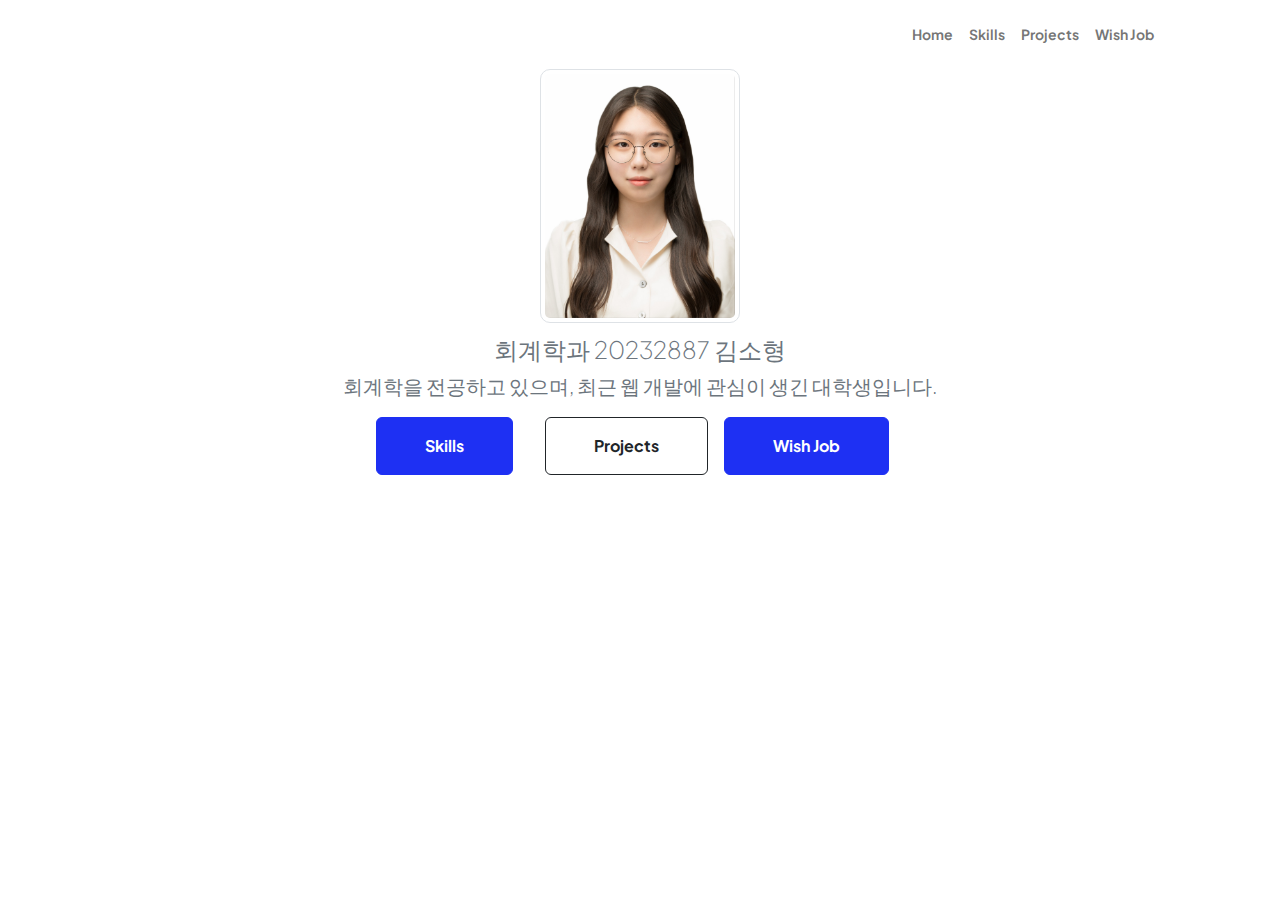
<file: index.html>
<!DOCTYPE html>
<html lang="en">
    <head>
        <meta charset="utf-8" />
        <meta name="viewport" content="width=device-width, initial-scale=1, shrink-to-fit=no" />
        <meta name="description" content="" />
        <meta name="author" content="" />
        <title>Personal - Start Bootstrap Theme</title>
        <link rel="icon" type="image/x-icon" href="assets/favicon.ico" />
        <link rel="preconnect" href="https://fonts.googleapis.com" />
        <link rel="preconnect" href="https://fonts.gstatic.com" crossorigin />
        <link href="https://fonts.googleapis.com/css2?family=Plus+Jakarta+Sans:wght@100;200;300;400;500;600;700;800;900&amp;display=swap" rel="stylesheet" />
        <link href="https://cdn.jsdelivr.net/npm/bootstrap-icons@1.8.1/font/bootstrap-icons.css" rel="stylesheet" />
        <link href="styles.css" rel="stylesheet" />
        <style>
            header.custom-header {
                padding-top: 1rem; 
                padding-bottom: 2rem;
                margin-top: -1rem; 
            }
        </style>
    </head>
    <body class="d-flex flex-column h-100">
        <main class="flex-shrink-0">
            <nav class="navbar navbar-expand-lg navbar-light bg-white py-3">
                <div class="container px-5">
                    <button class="navbar-toggler" type="button" data-bs-toggle="collapse" data-bs-target="#navbarSupportedContent" 
                        aria-controls="navbarSupportedContent" aria-expanded="false" aria-label="Toggle navigation">
                        <span class="navbar-toggler-icon"></span>
                    </button>
                    <div class="collapse navbar-collapse" id="navbarSupportedContent">
                        <ul class="navbar-nav ms-auto mb-2 mb-lg-0 small fw-bolder">
                            <li class="nav-item"><a class="nav-link" href="index.html">Home</a></li>
                            <li class="nav-item"><a class="nav-link" href="skills.html">Skills</a></li>
                            <li class="nav-item"><a class="nav-link" href="projects.html">Projects</a></li>
                            <li class="nav-item"><a class="nav-link" href="job.html">Wish Job</a></li>
                        </ul>
                    </div>
                </div>
            </nav>
            <header class="custom-header">
                <div class="container px-5 text-center">
                    <div class="d-flex justify-content-center mb-2">
                        <img class="profile-img img-thumbnail" src="증명사진.jpg" alt="증명사진" style="width: 200px; height: auto; border-radius: 10px;" />
                    </div>
                    <div class="fs-4 fw-light text-muted mb-1">회계학과 20232887 김소형</div>
                    <p class="lead text-muted mb-3" style="margin-bottom: 1rem;">회계학을 전공하고 있으며, 최근 웹 개발에 관심이 생긴 대학생입니다.</p>
                    <div class="d-grid gap-3 d-sm-flex justify-content-sm-center justify-content-center mb-2">
                        <a class="btn btn-primary btn-3g px-5 py-3 me-sm-3 fs-6 fw-bolder" href="skills.html">Skills</a>
                        <a class="btn btn-outline-dark btn-3g px-5 py-3 fs-6 fw-bolder" href="projects.html">Projects</a>
                        <a class="btn btn-primary btn-3g px-5 py-3 me-sm-3 fs-9 fw-bolder" href="job.html">Wish Job</a>
                    </div>
                </div>
            </header>
        </main>
    </body>
</html>
</file>
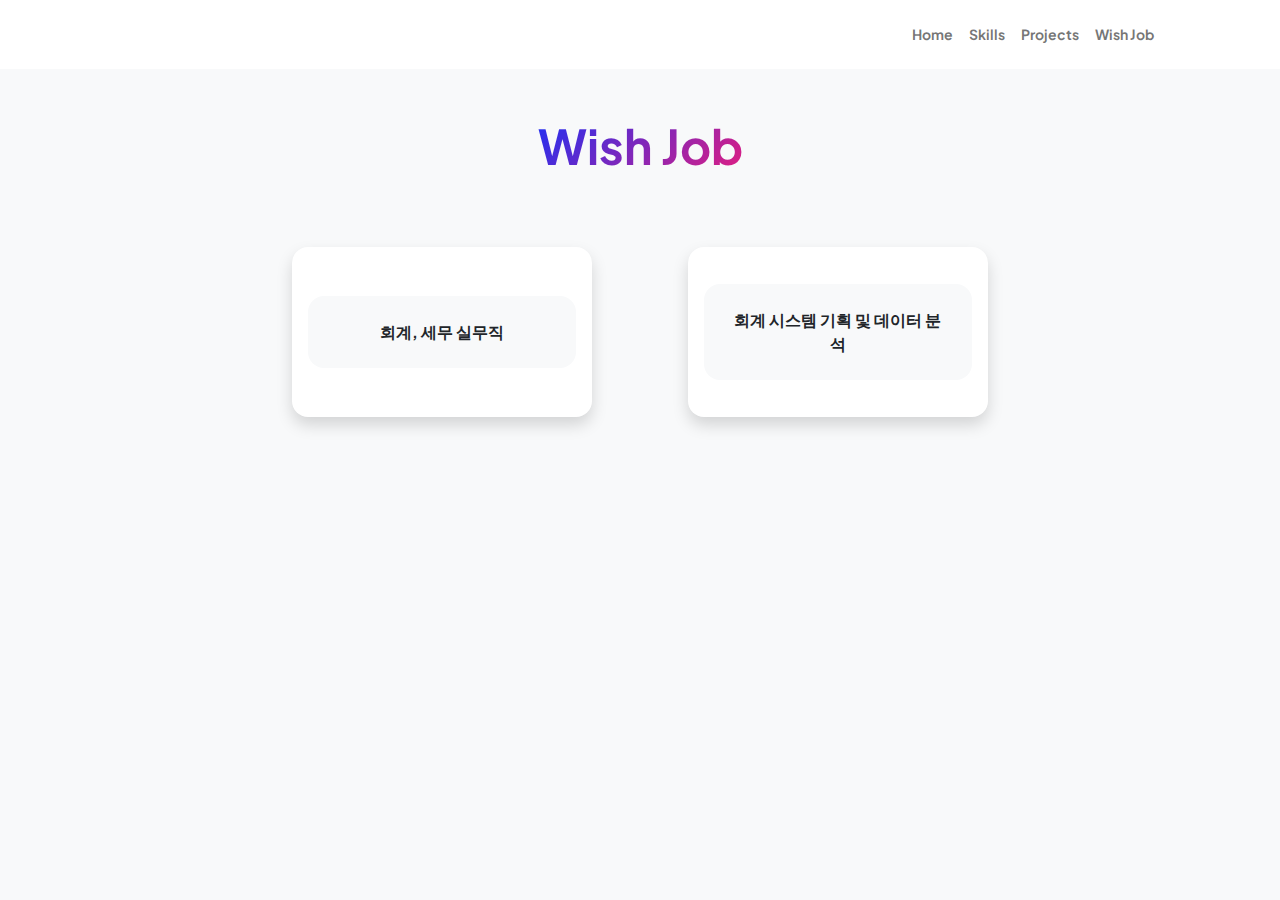
<file: job.html>
<!DOCTYPE html>
<html lang="en">
    <head>
        <meta charset="utf-8" />
        <meta name="viewport" content="width=device-width, initial-scale=1, shrink-to-fit=no" />
        <meta name="description" content="" />
        <meta name="author" content="" />
        <title>Personal - Start Bootstrap Template</title>
        <link rel="icon" type="image/x-icon" href="assets/favicon.ico" />
        <link rel="preconnect" href="https://fonts.googleapis.com" />
        <link rel="preconnect" href="https://fonts.gstatic.com" crossorigin />
        <link href="https://fonts.googleapis.com/css2?family=Plus+Jakarta+Sans:wght@100;200;300;400;500;600;700;800;900&amp;display=swap" rel="stylesheet" />
        <link href="https://cdn.jsdelivr.net/npm/bootstrap-icons@1.8.1/font/bootstrap-icons.css" rel="stylesheet" />
        <link href="styles.css" rel="stylesheet" />
    </head>
    <body class="d-flex flex-column h-100 bg-light">
        <main class="flex-shrink-0">
            <nav class="navbar navbar-expand-lg navbar-light bg-white py-3">
                <div class="container px-5">
                    <button class="navbar-toggler" type="button" data-bs-toggle="collapse" data-bs-target="#navbarSupportedContent" aria-controls="navbarSupportedContent" aria-expanded="false" aria-label="Toggle navigation"><span class="navbar-toggler-icon"></span></button>
                    <div class="collapse navbar-collapse" id="navbarSupportedContent">
                        <ul class="navbar-nav ms-auto mb-2 mb-lg-0 small fw-bolder">
                            <li class="nav-item"><a class="nav-link" href="index.html">Home</a></li>
                            <li class="nav-item"><a class="nav-link" href="skills.html">Skills</a></li>
                            <li class="nav-item"><a class="nav-link" href="projects.html">Projects</a></li>
                            <li class="nav-item"><a class="nav-link" href="job.html">Wish Job</a></li>
                        </ul>
                    </div>
                </div>
            </nav>
            <div class="container px-5 my-5">
                <div class="text-center mb-5">
                    <h1 class="display-5 fw-bolder mb-0"><span class="text-gradient d-inline">Wish Job</span></h1>
                </div>
                <div class="row gx-5 justify-content-center">
                    <div class="col-lg-11 col-xl-9 col-xxl-8">
                        <section>
                            <div class="d-flex align-items-center justify-content-between mb-4">
                            </div>
                            <section>
                                <div class="skills-row">
                                    <div class="card shadow border-0 rounded-4 mb-5 square-card" style="width: 40%; max-width: 300px;">
                                        <div class="card-body">
                                            <div class="bg-light p-4 rounded-4 w-100">
                                                <div class="fs-6 fw-bolder text-center">회계, 세무 실무직</div>
                                            </div>
                                        </div>
                                    </div>
                                    <div class="card shadow border-0 rounded-4 mb-5 square-card" style="width: 40%; max-width: 300px;">
                                        <div class="card-body">
                                            <div class="bg-light p-4 rounded-4 w-100">
                                                <div class="fs-6 fw-bolder text-center">회계 시스템 기획 및 데이터 분석</div>
                                            </div>
                                        </div>
                                    </div>
                                </div>
                            </section>
                        </section>
                    </div>
                </div>
            </div>
        </main>
    </body>
</html>
</file>
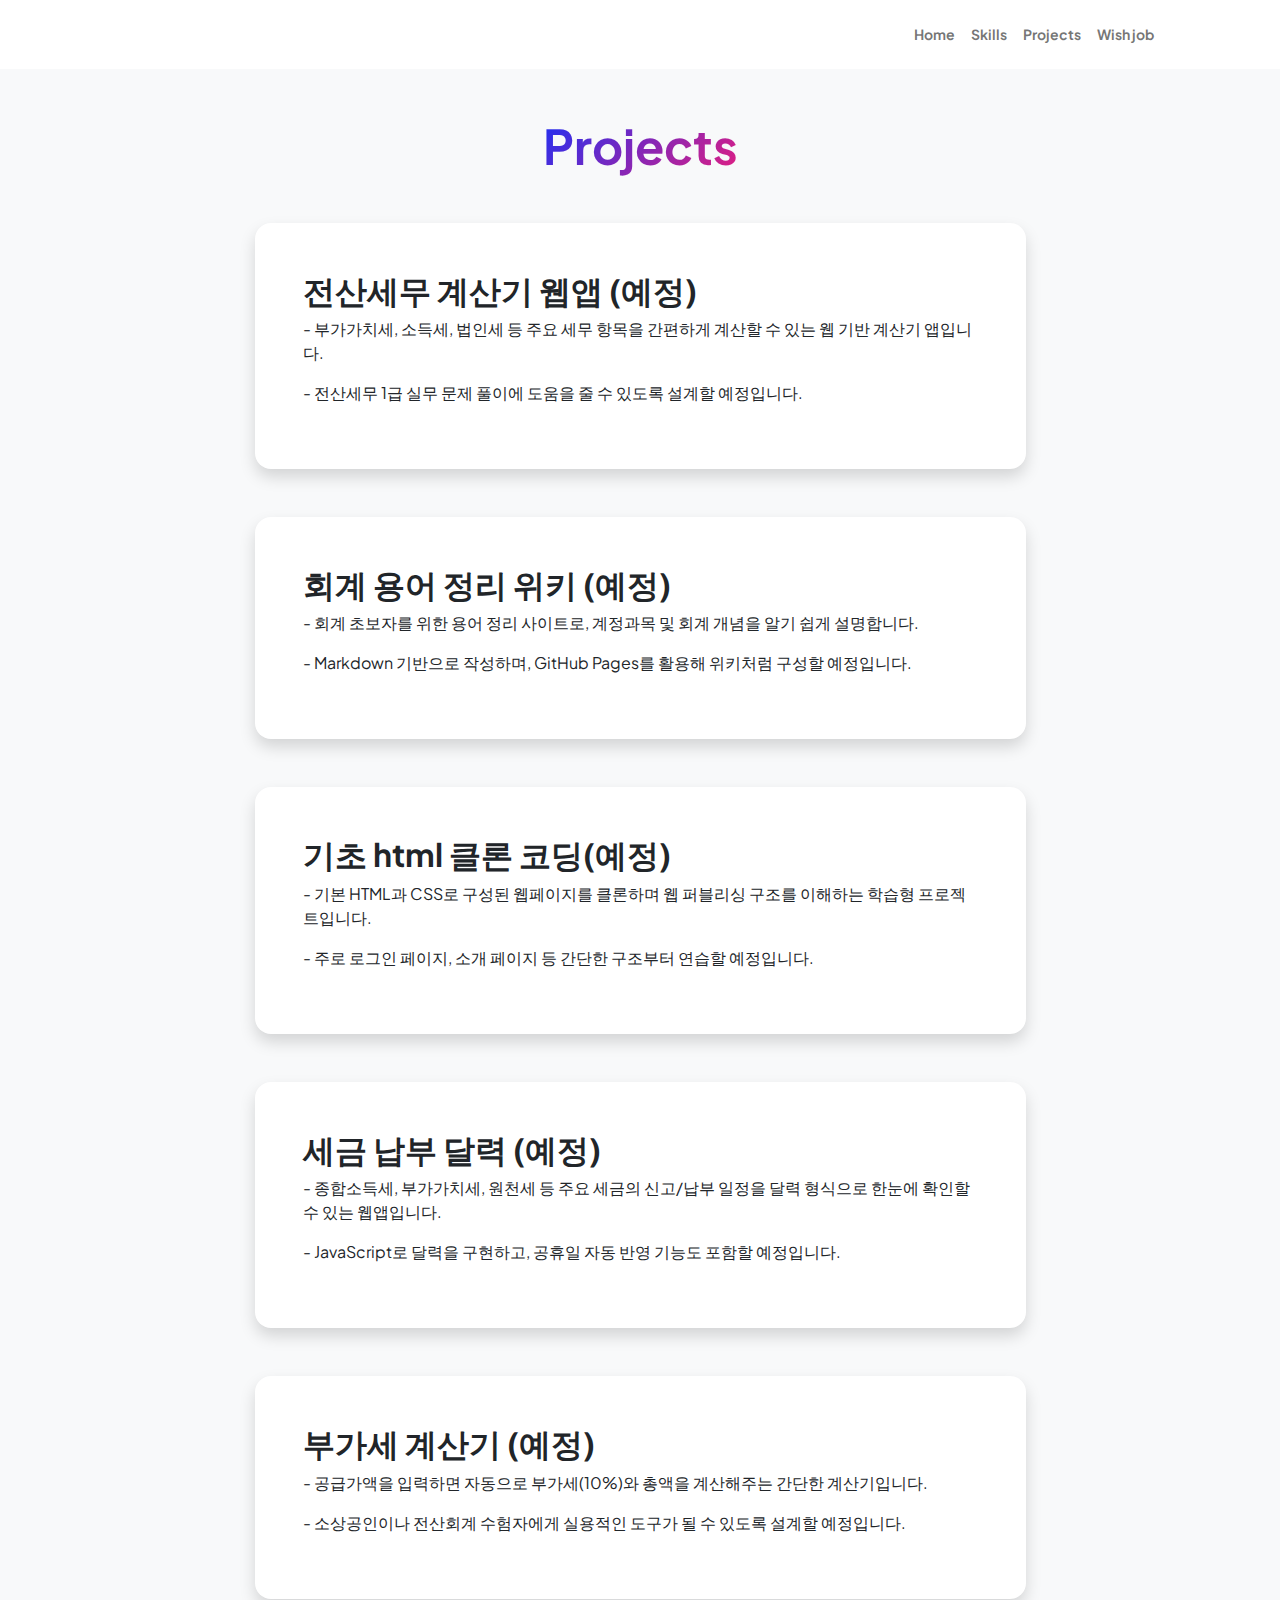
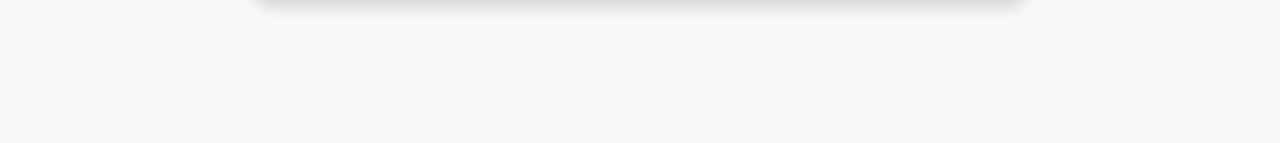
<file: projects.html>
<!DOCTYPE html>
<html lang="en">
    <head>
        <meta charset="utf-8" />
        <meta name="viewport" content="width=device-width, initial-scale=1, shrink-to-fit=no" />
        <meta name="description" content="" />
        <meta name="author" content="" />
        <title>Modern Business - Start Bootstrap Template</title>
        <!-- Favicon-->
        <link rel="icon" type="image/x-icon" href="assets/favicon.ico" />
        <!-- Custom Google font-->
        <link rel="preconnect" href="https://fonts.googleapis.com" />
        <link rel="preconnect" href="https://fonts.gstatic.com" crossorigin />
        <link href="https://fonts.googleapis.com/css2?family=Plus+Jakarta+Sans:wght@100;200;300;400;500;600;700;800;900&amp;display=swap" rel="stylesheet" />
        <!-- Bootstrap icons-->
        <link href="https://cdn.jsdelivr.net/npm/bootstrap-icons@1.8.1/font/bootstrap-icons.css" rel="stylesheet" />
        <!-- Core theme CSS (includes Bootstrap)-->
        <link href="styles.css" rel="stylesheet" />
    </head>
    <body class="d-flex flex-column h-100 bg-light">
        <main class="flex-shrink-0">
            <!-- Navigation-->
            <nav class="navbar navbar-expand-lg navbar-light bg-white py-3">
                <div class="container px-5">
                    <button class="navbar-toggler" type="button" data-bs-toggle="collapse" data-bs-target="#navbarSupportedContent" aria-controls="navbarSupportedContent" aria-expanded="false" aria-label="Toggle navigation"><span class="navbar-toggler-icon"></span></button>
                    <div class="collapse navbar-collapse" id="navbarSupportedContent">
                        <ul class="navbar-nav ms-auto mb-2 mb-lg-0 small fw-bolder">
                            <li class="nav-item"><a class="nav-link" href="index.html">Home</a></li>
                            <li class="nav-item"><a class="nav-link" href="skills.html">Skills</a></li>
                            <li class="nav-item"><a class="nav-link" href="projects.html">Projects</a></li>
                            <li class="nav-item"><a class="nav-link" href="job.html">Wish job</a></li>
                        </ul>
                    </div>
                </div>
            </nav>
            <!-- Projects Section-->
            <section class="py-5">
                <div class="container px-5 mb-5">
                    <div class="text-center mb-5">
                        <h1 class="display-5 fw-bolder mb-0"><span class="text-gradient d-inline">Projects</span></h1>
                    </div>
                    <div class="row gx-5 justify-content-center">
                        <div class="col-lg-11 col-xl-9 col-xxl-8">
                            <!-- Project Card 1-->
                            <div class="card overflow-hidden shadow rounded-4 border-0 mb-5">
                                <div class="card-body p-0">
                                    <div class="d-flex align-items-center">
                                        <div class="p-5">
                                            <h2 class="fw-bolder">전산세무 계산기 웹앱 (예정)</h2>
                                            <p>- 부가가치세, 소득세, 법인세 등 주요 세무 항목을 간편하게 계산할 수 있는 웹 기반 계산기 앱입니다.</p>
                                            <p>- 전산세무 1급 실무 문제 풀이에 도움을 줄 수 있도록 설계할 예정입니다.</p>
                                        </div>
                                    </div>
                                </div>
                            </div>
                            <!-- Project Card 2-->
                            <div class="card overflow-hidden shadow rounded-4 border-0 mb-5">
                                <div class="card-body p-0">
                                    <div class="d-flex align-items-center">
                                        <div class="p-5">
                                            <h2 class="fw-bolder">회계 용어 정리 위키 (예정)</h2>
                                            <p>- 회계 초보자를 위한 용어 정리 사이트로, 계정과목 및 회계 개념을 알기 쉽게 설명합니다.</p>
                                            <p>- Markdown 기반으로 작성하며, GitHub Pages를 활용해 위키처럼 구성할 예정입니다.</p>
                                        </div>
                                    </div>
                                </div>
                            </div>
                            <!-- Project Card 3 -->
                            <div class="card overflow-hidden shadow rounded-4 border-0 mb-5">
                                <div class="card-body p-0">
                                    <div class="d-flex align-items-center">
                                        <div class="p-5">
                                            <h2 class="fw-bolder">기초 html 클론 코딩(예정)</h2>
                                            <p>- 기본 HTML과 CSS로 구성된 웹페이지를 클론하며 웹 퍼블리싱 구조를 이해하는 학습형 프로젝트입니다.</p>
                                            <p>- 주로 로그인 페이지, 소개 페이지 등 간단한 구조부터 연습할 예정입니다.</p>
                                        </div>
                                    </div>
                                </div>
                            </div>
                            <!-- Project Card 4 -->
                            <div class="card overflow-hidden shadow rounded-4 border-0 mb-5">
                                <div class="card-body p-0">
                                    <div class="d-flex align-items-center">
                                        <div class="p-5">
                                            <h2 class="fw-bolder">세금 납부 달력 (예정)</h2>
                                            <p>- 종합소득세, 부가가치세, 원천세 등 주요 세금의 신고/납부 일정을 달력 형식으로 한눈에 확인할 수 있는 웹앱입니다.</p>
                                            <p>- JavaScript로 달력을 구현하고, 공휴일 자동 반영 기능도 포함할 예정입니다.</p>
                                        </div>
                                    </div>
                                </div>
                            </div>
                            <!-- Project Card 5 -->
                            <div class="card overflow-hidden shadow rounded-4 border-0 mb-5">
                                <div class="card-body p-0">
                                    <div class="d-flex align-items-center">
                                        <div class="p-5">
                                            <h2 class="fw-bolder">부가세 계산기 (예정)</h2>
                                            <p>- 공급가액을 입력하면 자동으로 부가세(10%)와 총액을 계산해주는 간단한 계산기입니다.</p>
                                            <p>- 소상공인이나 전산회계 수험자에게 실용적인 도구가 될 수 있도록 설계할 예정입니다.</p>
                                        </div>
                                    </div>
                                </div>
                            </div>
            </section>
</file>
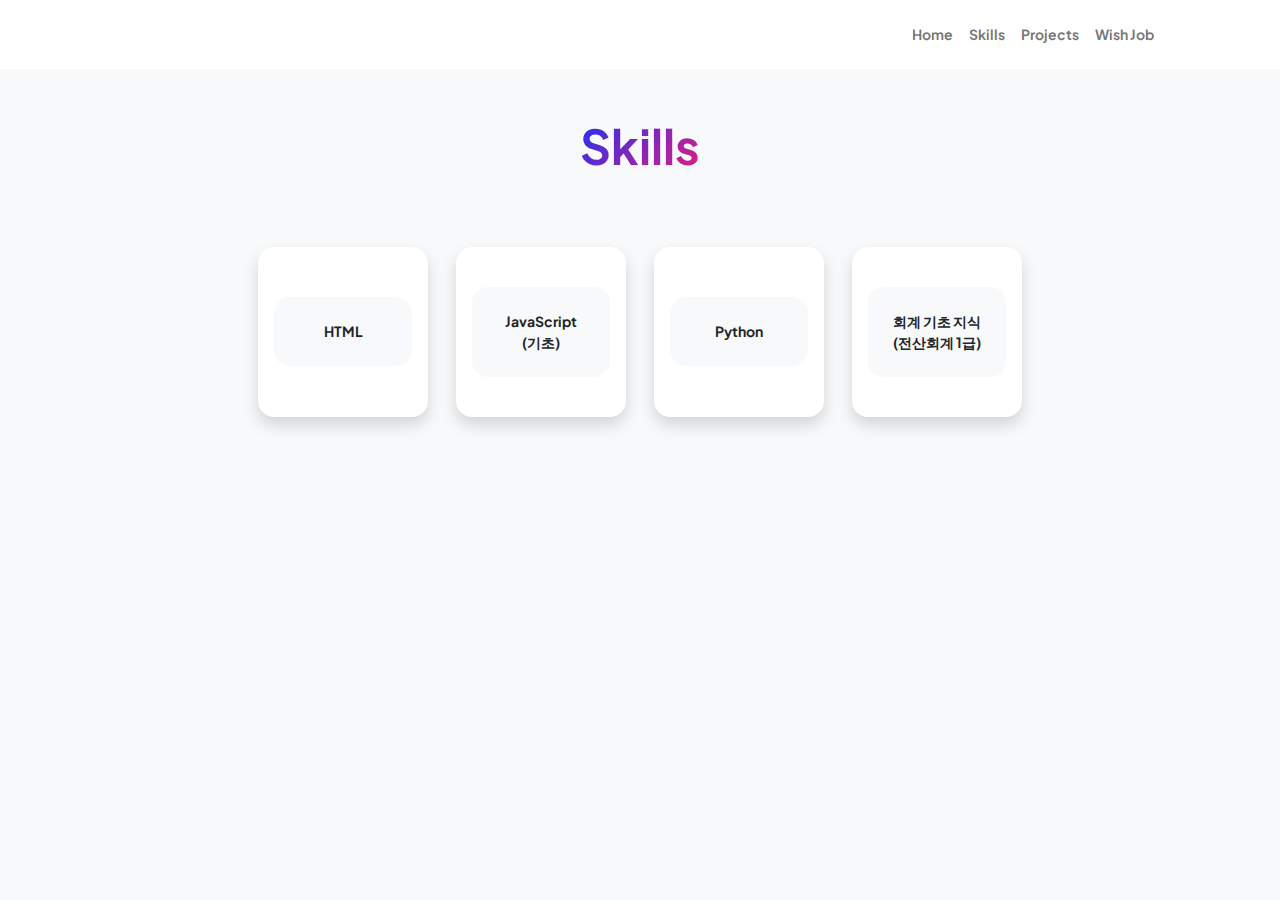
<file: skills.html>
<!DOCTYPE html>
<html lang="en">
    <head>
        <meta charset="utf-8" />
        <meta name="viewport" content="width=device-width, initial-scale=1, shrink-to-fit=no" />
        <meta name="description" content="" />
        <meta name="author" content="" />
        <title>Personal - Start Bootstrap Template</title>
        <!-- Favicon-->
        <link rel="icon" type="image/x-icon" href="assets/favicon.ico" />
        <!-- Custom Google font-->
        <link rel="preconnect" href="https://fonts.googleapis.com" />
        <link rel="preconnect" href="https://fonts.gstatic.com" crossorigin />
        <link href="https://fonts.googleapis.com/css2?family=Plus+Jakarta+Sans:wght@100;200;300;400;500;600;700;800;900&amp;display=swap" rel="stylesheet" />
        <!-- Bootstrap icons-->
        <link href="https://cdn.jsdelivr.net/npm/bootstrap-icons@1.8.1/font/bootstrap-icons.css" rel="stylesheet" />
        <!-- Core theme CSS (includes Bootstrap)-->
        <link href="styles.css" rel="stylesheet" />
    </head>
    <body class="d-flex flex-column h-100 bg-light">
        <main class="flex-shrink-0">
            <nav class="navbar navbar-expand-lg navbar-light bg-white py-3">
                <div class="container px-5">
                    <button class="navbar-toggler" type="button" data-bs-toggle="collapse" data-bs-target="#navbarSupportedContent" aria-controls="navbarSupportedContent" aria-expanded="false" aria-label="Toggle navigation"><span class="navbar-toggler-icon"></span></button>
                    <div class="collapse navbar-collapse" id="navbarSupportedContent">
                        <ul class="navbar-nav ms-auto mb-2 mb-lg-0 small fw-bolder">
                            <li class="nav-item"><a class="nav-link" href="index.html">Home</a></li>
                            <li class="nav-item"><a class="nav-link" href="skills.html">Skills</a></li>
                            <li class="nav-item"><a class="nav-link" href="projects.html">Projects</a></li>
                            <li class="nav-item"><a class="nav-link" href="job.html">Wish Job</a></li>
                        </ul>
                    </div>
                </div>
            </nav>
            <div class="container px-5 my-5">
                <div class="text-center mb-5">
                    <h1 class="display-5 fw-bolder mb-0"><span class="text-gradient d-inline">Skills</span></h1>
                </div>
                <div class="row gx-5 justify-content-center">
                    <div class="col-lg-11 col-xl-9 col-xxl-8">
                        <section>
                            <div class="d-flex align-items-center justify-content-between mb-4">
                            </div>
                            <section>
  <div class="skills-row">
    <div class="card shadow border-0 rounded-4 mb-5 square-card">
        <div class="card-body">
            <div class="bg-light p-4 rounded-4 w-100">
                <div class="small fw-bolder">HTML</div>
            </div>
        </div>
    </div>
    <div class="card shadow border-0 rounded-4 mb-5 square-card">
        <div class="card-body">
            <div class="bg-light p-4 rounded-4 w-100">
                <div class="small fw-bolder">JavaScript (기초)</div>
            </div>
        </div>
    </div>

    <div class="card shadow border-0 rounded-4 mb-5 square-card">
        <div class="card-body">
            <div class="bg-light p-4 rounded-4 w-100">
                <div class="small fw-bolder">Python</div>
            </div>
        </div>
    </div>
    <div class="card shadow border-0 rounded-4 mb-5 square-card">
        <div class="card-body">
            <div class="bg-light p-4 rounded-4 w-100">
                <div class="small fw-bolder">회계 기초 지식 (전산회계 1급)</div>
            </div>
        </div>
    </div>
  </div>
</section>
</file>
